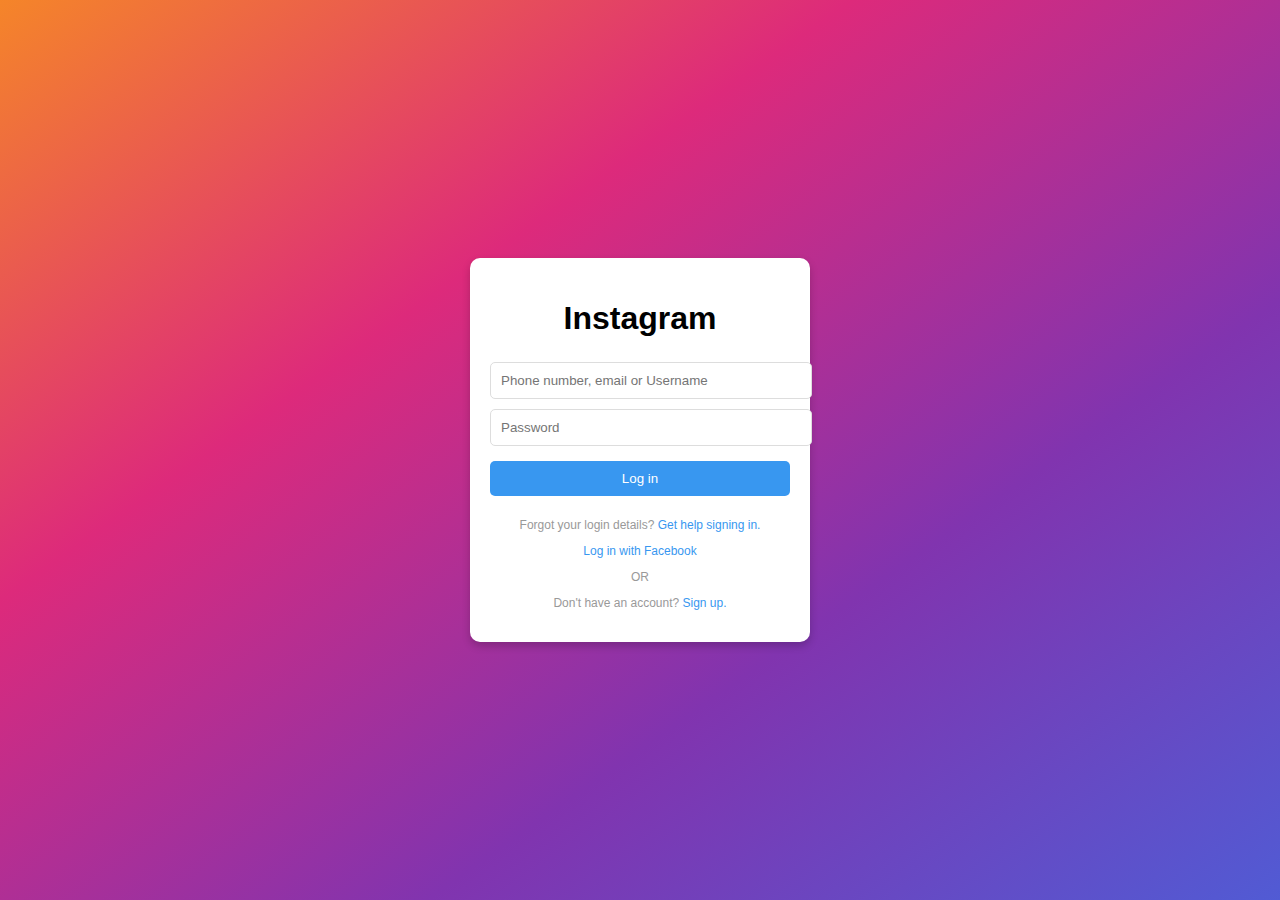
<file: test.html>
<!DOCTYPE html>
<html lang="en">
<head>
    <meta charset="UTF-8">
    <meta name="viewport" content="width=device-width, initial-scale=1.0">
    <title>Instagram Login</title>
    <style>
        body {
            background: linear-gradient(to bottom right, #f58529, #dd2a7b, #8134af, #515bd4);
            display: flex;
            justify-content: center;
            align-items: center;
            height: 100vh;
            margin: 0;
            font-family: Arial, sans-serif;
        }
        .login-container {
            background: white;
            padding: 20px;
            border-radius: 10px;
            box-shadow: 0 4px 8px rgba(0, 0, 0, 0.2);
            text-align: center;
            width: 300px;
        }
        .login-container h1 {
            font-family: 'Instagram-Font', sans-serif;
            margin-bottom: 20px;
        }
        .login-container input[type="text"],
        .login-container input[type="password"] {
            width: 100%;
            padding: 10px;
            margin: 5px 0;
            border: 1px solid #ddd;
            border-radius: 5px;
        }
        .login-container button {
            background-color: #3897f0;
            color: white;
            border: none;
            padding: 10px;
            width: 100%;
            border-radius: 5px;
            margin: 10px 0;
            cursor: pointer;
        }
        .login-container button:hover {
            background-color: #2b7bdf;
        }
        .login-container .footer {
            font-size: 12px;
            color: #999;
        }
        .login-container .footer a {
            color: #3897f0;
            text-decoration: none;
        }
        .login-container .footer a:hover {
            text-decoration: underline;
        }
    </style>
</head>
<body>

    <div class="login-container">
        <h1>Instagram</h1>
        <form>
            <input type="text" name="username" placeholder="Phone number, email or Username">
            <input type="password" name="password" placeholder="Password">
            <button type="submit">Log in</button>
        </form>
        <div class="footer">
            <p>Forgot your login details? <a href="#">Get help signing in.</a></p>
            <p><a href="#">Log in with Facebook</a></p>
            <p>OR</p>
            <p>Don't have an account? <a href="#">Sign up.</a></p>
        </div>
    </div>
</body>
</html>
</file>
